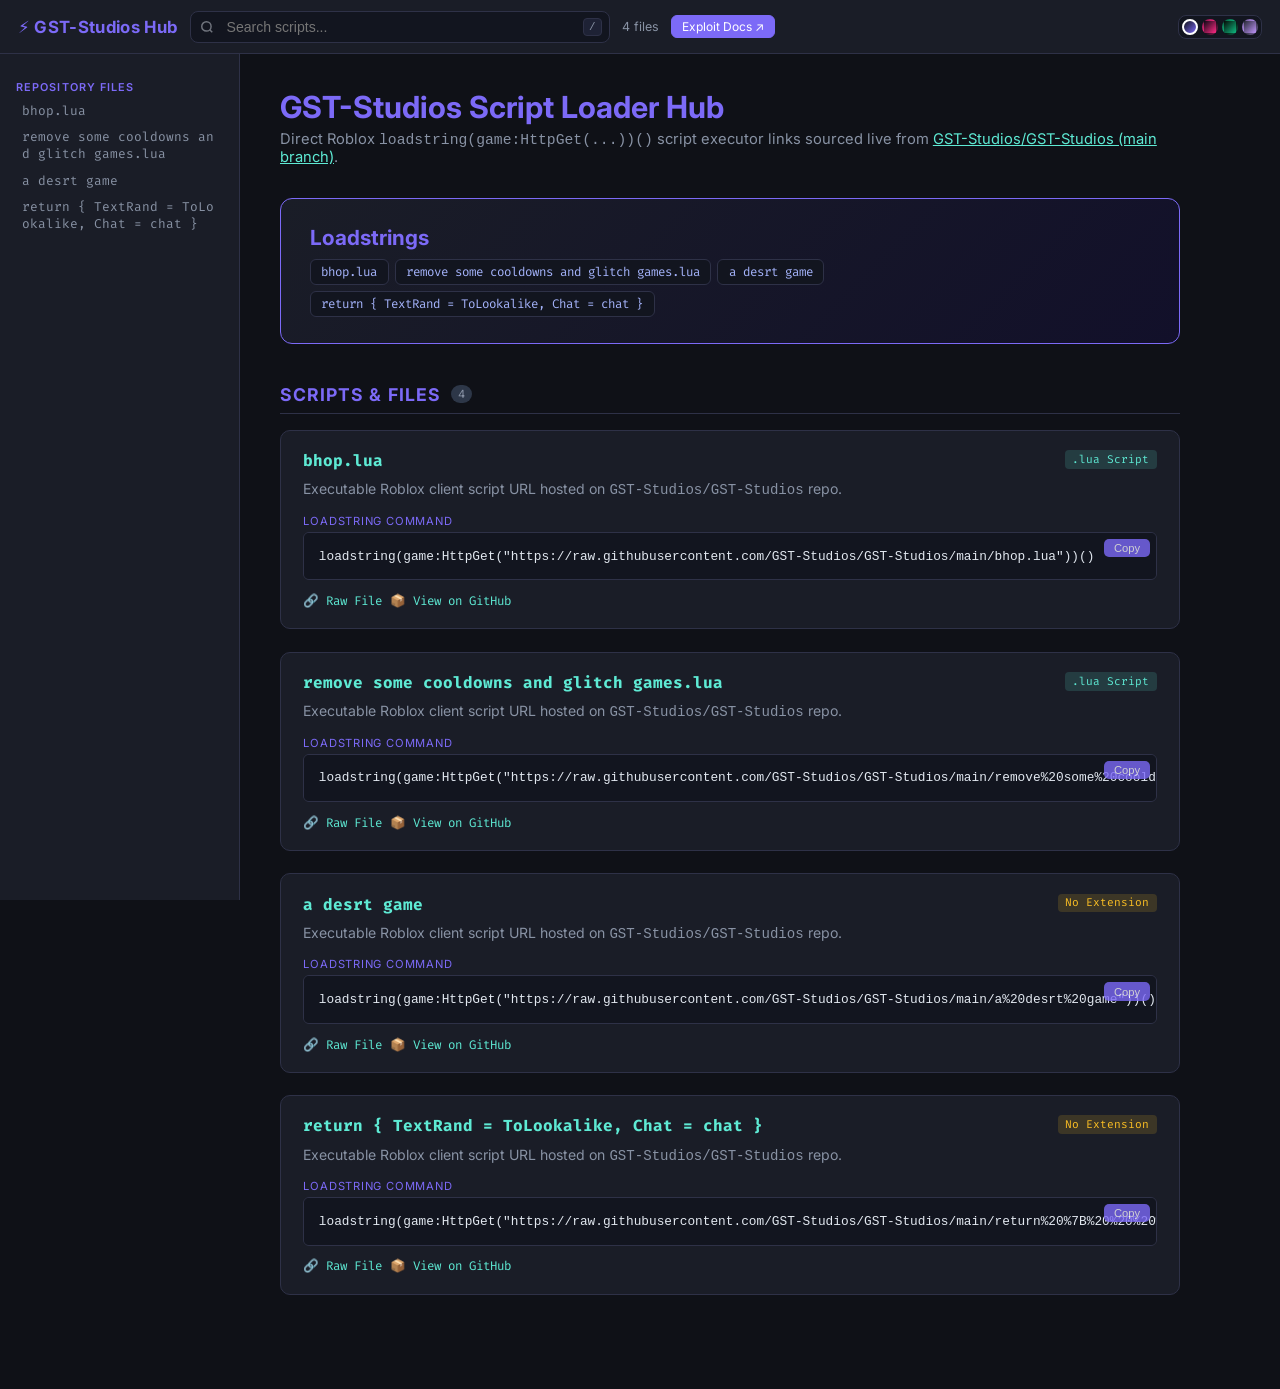
<file: index.html>
<!DOCTYPE html>
<html lang="en">
<head>
  <meta charset="UTF-8" />
  <meta name="viewport" content="width=device-width, initial-scale=1.0"/>
  <title>GST Studios — Roblox Scripts Hub</title>
  <link rel="preconnect" href="https://fonts.googleapis.com">
  <link rel="preconnect" href="https://fonts.gstatic.com" crossorigin>
  <link href="https://fonts.googleapis.com/css2?family=Fira+Code:wght@400;500;600&family=Inter:wght@300;400;500;600;700;800&display=swap" rel="stylesheet">
  <style>
    :root {
      --bg: #0f1117;
      --surface: #1a1d27;
      --surface2: #1e2235;
      --border: #2e3147;
      --accent: #7c6af7;
      --accent-glow: rgba(124, 106, 247, 0.35);
      --accent2: #5eead4;
      --accent3: #f472b6;
      --text: #e2e8f0;
      --muted: #8892a4;
      --code-bg: #12151f;
      --tag: #2d3748;
      --warn: #fbbf24;
      --green: #86efac;
      --red: #f87171;
      --radius-sm: 6px;
      --radius-md: 10px;
      --radius-lg: 14px;
      --shadow: 0 10px 30px -10px rgba(0, 0, 0, 0.5);
    }

    [data-theme="cyberpunk"] {
      --bg: #0d0914;
      --surface: #161224;
      --surface2: #211a36;
      --border: #3c2a60;
      --accent: #ff2a85;
      --accent-glow: rgba(255, 42, 133, 0.4);
      --accent2: #00f0ff;
      --accent3: #ffe600;
      --text: #f0f3fe;
      --muted: #9a8bb8;
      --code-bg: #0a0710;
    }

    [data-theme="matrix"] {
      --bg: #050b06;
      --surface: #0a160c;
      --surface2: #102414;
      --border: #1a3c21;
      --accent: #10b981;
      --accent-glow: rgba(16, 185, 129, 0.4);
      --accent2: #34d399;
      --accent3: #a7f3d0;
      --text: #d1fae5;
      --muted: #5eead4;
      --code-bg: #020503;
    }

    [data-theme="dracula"] {
      --bg: #282a36;
      --surface: #343746;
      --surface2: #44475a;
      --border: #6272a4;
      --accent: #bd93f9;
      --accent-glow: rgba(189, 147, 249, 0.4);
      --accent2: #8be9fd;
      --accent3: #ff79c6;
      --text: #f8f8f2;
      --muted: #6272a4;
      --code-bg: #1e1f29;
    }

    * { box-sizing: border-box; margin: 0; padding: 0; }
    html { scroll-behavior: smooth; }
    body {
      background: var(--bg);
      color: var(--text);
      font-family: 'Segoe UI', 'Inter', system-ui, sans-serif;
      display: flex;
      min-height: 100vh;
      font-size: 15px;
    }

    /* ── TOP BAR ── */
    #topbar {
      position: fixed; top: 0; left: 0; right: 0; height: 54px;
      background: var(--surface); border-bottom: 1px solid var(--border);
      display: flex; align-items: center; gap: 12px;
      padding: 0 18px; z-index: 200;
    }
    #topbar .logo {
      color: var(--accent); font-weight: 700; font-size: 1.05rem;
      white-space: nowrap; letter-spacing: 0.02em; display: flex; align-items: center; gap: 8px;
    }
    #search-wrap { flex: 1; max-width: 420px; position: relative; }
    #search {
      width: 100%; background: var(--code-bg); border: 1px solid var(--border); border-radius: 8px;
      color: var(--text); padding: 7px 32px 7px 36px; font-size: 0.88rem; outline: none;
      transition: border-color .15s;
    }
    #search:focus { border-color: var(--accent); }
    #search-wrap svg { position: absolute; left: 10px; top: 50%; transform: translateY(-50%); opacity: .45; pointer-events: none; }
    .kbd-shortcut {
      position: absolute; right: 8px; top: 50%; transform: translateY(-50%);
      background: var(--surface2); border: 1px solid var(--border);
      color: var(--muted); font-size: 0.68rem; font-family: monospace;
      padding: 2px 5px; border-radius: 4px; pointer-events: none;
    }
    #search-count { color: var(--muted); font-size: 0.78rem; white-space: nowrap; }
    #filter-wrap { display: flex; gap: 6px; flex-wrap: wrap; }
    .filter-btn {
      background: var(--tag); border: 1px solid var(--border); color: var(--muted);
      border-radius: 6px; padding: 3px 10px; font-size: 0.75rem; cursor: pointer;
      transition: all .15s; white-space: nowrap;
    }
    .filter-btn:hover, .filter-btn.active { background: var(--accent); border-color: var(--accent); color: #fff; }

    .theme-selector {
      display: flex; gap: 4px; background: var(--code-bg); padding: 3px;
      border: 1px solid var(--border); border-radius: 8px; margin-left: auto;
    }
    .theme-dot {
      width: 16px; height: 16px; border-radius: 50%; cursor: pointer;
      border: 2px solid transparent; transition: transform 0.2s;
    }
    .theme-dot:hover { transform: scale(1.15); }
    .theme-dot.active { border-color: #fff; }
    .theme-dot.default { background: linear-gradient(135deg, #0f1117, #7c6af7); }
    .theme-dot.cyberpunk { background: linear-gradient(135deg, #0d0914, #ff2a85); }
    .theme-dot.matrix { background: linear-gradient(135deg, #050b06, #10b981); }
    .theme-dot.dracula { background: linear-gradient(135deg, #282a36, #bd93f9); }

    .menu-toggle {
      display: none; background: none; border: none; color: var(--text);
      font-size: 1.2rem; cursor: pointer; padding: 4px;
    }

    /* ── SIDEBAR ── */
    nav {
      width: 240px; min-width: 200px; background: var(--surface);
      border-right: 1px solid var(--border); height: calc(100vh - 54px);
      position: fixed; top: 54px; left: 0; bottom: 0;
      overflow-y: auto; padding: 0.8rem 0; z-index: 100;
    }
    nav::-webkit-scrollbar { width: 4px; }
    nav::-webkit-scrollbar-thumb { background: var(--border); border-radius: 4px; }
    nav .nav-section {
      color: var(--accent); font-size: 0.68rem; text-transform: uppercase;
      letter-spacing: .1em; padding: .8rem 1rem .2rem; font-weight: 600;
      display: flex; justify-content: space-between; align-items: center;
    }
    nav a {
      display: block; padding: .3rem 1rem; color: var(--muted);
      text-decoration: none; font-size: 0.8rem; transition: color .12s, background .12s;
      border-radius: 4px; margin: 0 .4rem; word-break: break-all; font-family: 'Fira Code', monospace;
    }
    nav a:hover { color: var(--accent2); background: var(--surface2); }
    nav a.active { color: var(--accent2); background: var(--surface2); font-weight: 600; border-left: 2px solid var(--accent2); }

    /* ── MAIN ── */
    main { margin-left: 240px; margin-top: 54px; padding: 2.2rem 2.5rem 5rem 2.5rem; max-width: 980px; width: 100%; }
    .page-title { font-size: 1.9rem; color: var(--accent); margin-bottom: .3rem; font-weight: 700; }
    .subtitle { color: var(--muted); margin-bottom: 2rem; font-size: .92rem; }

    /* ── HERO CARD ── */
    .hero-card {
      background: linear-gradient(135deg, #1a1d27 0%, #12102a 100%);
      border: 1px solid var(--accent); border-radius: 12px; padding: 1.6rem 1.8rem; margin-bottom: 2rem;
    }
    .hero-card h2 { font-size: 1.3rem; color: var(--accent); margin-bottom: .3rem; }
    .hero-card p { color: var(--muted); font-size: .9rem; line-height: 1.7; margin-bottom: .8rem; }
    .pill-grid { display: flex; flex-wrap: wrap; gap: 6px; margin-top: .6rem; }
    .pill {
      background: var(--code-bg); border: 1px solid var(--border); border-radius: 6px;
      padding: .25rem .65rem; font-family: 'Fira Code', monospace; font-size: .78rem; color: #a5b4fc;
      text-decoration: none; cursor: pointer; transition: all 0.15s;
    }
    .pill:hover { border-color: var(--accent2); color: var(--accent2); }

    /* ── SECTION HEADERS ── */
    .section-header {
      margin: 2.5rem 0 1rem; padding-bottom: .5rem;
      border-bottom: 1px solid var(--border);
      display: flex; align-items: center; gap: 10px;
    }
    .section-header h2 { font-size: 1.1rem; color: var(--accent); text-transform: uppercase; letter-spacing: .06em; }
    .section-count { background: var(--tag); color: var(--muted); font-size: .7rem; padding: 2px 7px; border-radius: 10px; }

    /* ── SCRIPT CARDS ── */
    .fn-card {
      background: var(--surface); border: 1px solid var(--border);
      border-radius: 10px; margin-bottom: 1.4rem; padding: 1.2rem 1.4rem;
      scroll-margin-top: 64px; transition: border-color .15s;
    }
    .fn-card:hover { border-color: #3e4260; }
    .fn-card.hidden { display: none; }
    .fn-card .fn-header { display: flex; align-items: flex-start; justify-content: space-between; gap: 8px; margin-bottom: .4rem; }
    .fn-card h3 { font-size: 1rem; color: var(--accent2); font-family: 'Fira Code', monospace; word-break: break-word; overflow-wrap: anywhere; }
    .tag {
      display: inline-block; background: var(--tag); color: var(--accent2); border-radius: 4px;
      font-size: .7rem; padding: .12rem .45rem; font-family: 'Fira Code', monospace; flex-shrink: 0;
    }
    .tag.no-ext { color: var(--warn); background: rgba(251, 191, 36, 0.15); }
    .tag.lua { color: var(--accent2); background: rgba(94, 234, 212, 0.15); }

    .fn-card p { color: var(--muted); font-size: .88rem; line-height: 1.65; margin-bottom: .7rem; }
    .fn-card .example-label { font-size: .7rem; color: var(--accent); text-transform: uppercase; letter-spacing: .07em; margin-bottom: .25rem; }
    .pre-wrap { position: relative; }
    pre {
      background: var(--code-bg); border-radius: 6px; padding: .8rem 4rem .8rem 0.9rem;
      font-family: 'Fira Code', monospace; font-size: .8rem;
      color: #e2e8f0; overflow-x: auto; border: 1px solid var(--border); line-height: 1.55;
    }
    .copy-btn {
      position: absolute; top: 7px; right: 7px;
      background: var(--accent); color: #fff; border: none; border-radius: 5px;
      padding: .2rem .6rem; font-size: .7rem; cursor: pointer; opacity: .8; transition: opacity .15s;
    }
    .copy-btn:hover { opacity: 1; }
    .copy-btn.copied { background: #22c55e; }

    .card-actions {
      display: flex; gap: 8px; margin-top: 0.8rem;
    }
    .link-btn {
      color: var(--accent2); font-size: 0.78rem; text-decoration: none;
      font-family: 'Fira Code', monospace; display: inline-flex; align-items: center; gap: 4px;
      transition: color 0.15s;
    }
    .link-btn:hover { color: #fff; text-decoration: underline; }

    .no-results { text-align: center; color: var(--muted); padding: 4rem 0; font-size: .95rem; }
    .no-results span { font-size: 2.5rem; display: block; margin-bottom: .5rem; }

    /* TOAST */
    #toast {
      position: fixed; bottom: 20px; right: 20px; background: var(--surface2);
      border: 1px solid var(--accent); color: var(--text); padding: 10px 16px;
      border-radius: 8px; font-size: 0.85rem; z-index: 1000; opacity: 0; transform: translateY(20px);
      transition: all 0.3s ease; pointer-events: none;
    }
    #toast.show { opacity: 1; transform: translateY(0); }

    /* SCROLLBAR */
    ::-webkit-scrollbar { width: 6px; height: 6px; }
    ::-webkit-scrollbar-track { background: transparent; }
    ::-webkit-scrollbar-thumb { background: var(--border); border-radius: 4px; }

    @media (max-width: 900px) {
      .menu-toggle { display: block; }
      nav { transform: translateX(-100%); width: 260px; }
      nav.open { transform: translateX(0); }
      main { margin-left: 0; padding: 1.5rem 1rem; }
    }
  </style>
</head>
<body>

  <!-- TOPBAR -->
  <div id="topbar">
    <button class="menu-toggle" id="menuToggle">☰</button>
    <div class="logo">⚡ GST-Studios Hub</div>
    <div id="search-wrap">
      <svg width="14" height="14" viewBox="0 0 24 24" fill="none" stroke="currentColor" stroke-width="2.5"><circle cx="11" cy="11" r="8"/><path d="m21 21-4.35-4.35"/></svg>
      <input id="search" type="text" placeholder="Search scripts..." autocomplete="off" spellcheck="false"/>
      <span class="kbd-shortcut">/</span>
    </div>
    <span id="search-count"></span>
    <div id="filter-wrap">
      <a href="https://gst-studios.github.io/GST-Studios/exploitdocs.html" target="_blank" class="filter-btn" style="text-decoration:none; display:inline-flex; align-items:center; gap:4px; background:var(--accent); color:#fff; border-color:var(--accent);">Exploit Docs ↗</a>
    </div>
    <div class="theme-selector">
      <div class="theme-dot default active" data-theme="default" title="Default Dark"></div>
      <div class="theme-dot cyberpunk" data-theme="cyberpunk" title="Cyberpunk"></div>
      <div class="theme-dot matrix" data-theme="matrix" title="Matrix"></div>
      <div class="theme-dot dracula" data-theme="dracula" title="Dracula"></div>
    </div>
  </div>

  <!-- SIDEBAR -->
  <nav id="sidebar">
    <div class="nav-section">Repository Files</div>
    <div id="sidebar-links">
      <!-- Dynamic sidebar links rendered via JS -->
    </div>
  </nav>

  <!-- MAIN -->
  <main id="main-content">
    <h1 class="page-title">GST-Studios Script Loader Hub</h1>
    <p class="subtitle">Direct Roblox <code>loadstring(game:HttpGet(...))()</code> script executor links sourced live from <a href="https://github.com/GST-Studios/GST-Studios/tree/main" target="_blank" style="color:var(--accent2);">GST-Studios/GST-Studios (main branch)</a>.</p>

    <div class="hero-card">
      <h2>Loadstrings</h2>
      <div class="pill-grid" id="quick-pills">
        <!-- Quick pills auto filled -->
      </div>
    </div>

    <div id="no-results" class="no-results" style="display:none;">
      <span>🔍</span>No scripts match your search query.
    </div>

    <div class="section-header">
      <h2>Scripts & Files</h2>
      <span class="section-count" id="total-count">0</span>
    </div>

    <div id="cards-container">
      <!-- Script cards auto-rendered here -->
    </div>
  </main>

  <div id="toast">Copied loadstring to clipboard!</div>

  <script>
    // Fallback file list from GST-Studios/GST-Studios (main branch)
    const fallbackFiles = [
      { path: "bhop.lua", type: "lua" },
      { path: "remove some cooldowns and glitch games.lua", type: "lua" },
      { path: "a desrt game", type: "no-ext" },
      { path: "return {     TextRand = ToLookalike,     Chat = chat }", type: "no-ext" }
    ];

    const repoOwner = "GST-Studios";
    const repoName = "GST-Studios";
    const branch = "main";
    const rawBaseUrl = `https://raw.githubusercontent.com/${repoOwner}/${repoName}/${branch}/`;

    const searchInput = document.getElementById('search');
    const searchCount = document.getElementById('search-count');
    const totalCountEl = document.getElementById('total-count');
    const cardsContainer = document.getElementById('cards-container');
    const sidebarLinksEl = document.getElementById('sidebar-links');
    const quickPillsEl = document.getElementById('quick-pills');
    const noResults = document.getElementById('no-results');
    const toast = document.getElementById('toast');
    const filterBtns = document.querySelectorAll('.filter-btn');

    let currentCategory = 'all';
    let loadedFiles = [];

    function makeCardId(path) {
      return 'file-' + path.replace(/[^a-zA-Z0-9_-]/g, '-').toLowerCase();
    }

    function encodePath(path) {
      return path.split('/').map(segment => encodeURIComponent(segment)).join('/');
    }

    function renderFiles(files) {
      loadedFiles = files;
      cardsContainer.innerHTML = '';
      sidebarLinksEl.innerHTML = '';
      quickPillsEl.innerHTML = '';

      totalCountEl.textContent = files.length;

      files.forEach(file => {
        const id = makeCardId(file.path);
        const encoded = encodePath(file.path);
        const rawUrl = rawBaseUrl + encoded;
        const githubUrl = `https://github.com/${repoOwner}/${repoName}/blob/${branch}/${encoded}`;
        const loadstringCode = `loadstring(game:HttpGet("${rawUrl}"))()`;
        const isLua = file.path.endsWith('.lua');
        const cat = isLua ? 'lua' : 'no-ext';
        const tagText = isLua ? '.lua Script' : 'No Extension';

        // Sidebar link
        const a = document.createElement('a');
        a.href = '#' + id;
        a.textContent = file.path;
        sidebarLinksEl.appendChild(a);

        // Quick pill
        const pill = document.createElement('a');
        pill.className = 'pill';
        pill.href = '#' + id;
        pill.textContent = file.path;
        quickPillsEl.appendChild(pill);

        // Function Card
        const card = document.createElement('div');
        card.className = 'fn-card';
        card.id = id;
        card.dataset.category = cat;
        card.dataset.path = file.path.toLowerCase();

        card.innerHTML = `
          <div class="fn-header">
            <h3>${escapeHtml(file.path)}</h3>
            <span class="tag ${cat}">${tagText}</span>
          </div>
          <p>Executable Roblox client script URL hosted on <code>GST-Studios/${repoName}</code> repo.</p>
          <div class="example-label">Loadstring Command</div>
          <div class="pre-wrap">
            <button class="copy-btn" onclick="copyText('${escapeQuotes(loadstringCode)}')">Copy</button>
            <pre><code>${escapeHtml(loadstringCode)}</code></pre>
          </div>
          <div class="card-actions">
            <a class="link-btn" href="${rawUrl}" target="_blank">🔗 Raw File</a>
            <a class="link-btn" href="${githubUrl}" target="_blank">📦 View on GitHub</a>
          </div>
        `;

        cardsContainer.appendChild(card);
      });

      updateFilter();
    }

    function escapeHtml(str) {
      return str.replace(/&/g, "&amp;").replace(/</g, "&lt;").replace(/>/g, "&gt;").replace(/"/g, "&quot;");
    }

    function escapeQuotes(str) {
      return str.replace(/\\/g, '\\\\').replace(/'/g, "\\'").replace(/"/g, '\\"');
    }

    function copyText(text) {
      navigator.clipboard.writeText(text).then(() => {
        showToast("Copied loadstring to clipboard!");
      }).catch(() => {
        // Fallback
        const textarea = document.createElement('textarea');
        textarea.value = text;
        document.body.appendChild(textarea);
        textarea.select();
        document.execCommand('copy');
        document.body.removeChild(textarea);
        showToast("Copied loadstring to clipboard!");
      });
    }

    function showToast(msg) {
      toast.textContent = msg;
      toast.classList.add('show');
      setTimeout(() => toast.classList.remove('show'), 2000);
    }

    function updateFilter() {
      const q = searchInput.value.toLowerCase().trim();
      const cards = cardsContainer.querySelectorAll('.fn-card');
      let visible = 0;

      cards.forEach(card => {
        const cat = card.dataset.category;
        const text = card.innerText.toLowerCase();
        const matchesCat = (currentCategory === 'all' || cat === currentCategory);
        const matchesSearch = !q || text.includes(q);

        if (matchesCat && matchesSearch) {
          card.classList.remove('hidden');
          visible++;
        } else {
          card.classList.add('hidden');
        }
      });

      searchCount.textContent = `${visible} file${visible === 1 ? '' : 's'}`;
      noResults.style.display = visible === 0 ? 'block' : 'none';
    }

    let lastKnownFilePaths = [];

    // Fetch live from GitHub tree API
    async function fetchRepoTree() {
      try {
        const res = await fetch(`https://api.github.com/repos/${repoOwner}/${repoName}/git/trees/${branch}?recursive=1&t=${Date.now()}`);
        if (!res.ok) throw new Error('API Rate Limit or Error');
        const data = await res.json();
        
        const files = (data.tree || [])
          .filter(item => item.type === 'blob')
          .filter(item => {
            const name = item.path;
            if (name.startsWith('.')) return false;
            if (name.toLowerCase() === 'readme.md') return false;
            // .lua OR no extension
            const hasExt = name.includes('.') && !name.endsWith('/');
            const isLua = name.endsWith('.lua');
            return isLua || !hasExt;
          })
          .map(item => ({
            path: item.path,
            type: item.path.endsWith('.lua') ? 'lua' : 'no-ext'
          }));

        if (files.length > 0) {
          const currentPaths = files.map(f => f.path);
          if (lastKnownFilePaths.length > 0) {
            const newFiles = currentPaths.filter(p => !lastKnownFilePaths.includes(p));
            if (newFiles.length > 0) {
              showToast(`✨ ${newFiles.length} new script${newFiles.length === 1 ? '' : 's'} added!`);
            }
          }
          lastKnownFilePaths = currentPaths;
          renderFiles(files);
          return;
        }
      } catch (err) {
        console.warn('Using fallback file list:', err);
      }
      renderFiles(fallbackFiles);
    }

    filterBtns.forEach(btn => {
      btn.addEventListener('click', () => {
        filterBtns.forEach(b => b.classList.remove('active'));
        btn.classList.add('active');
        currentCategory = btn.dataset.cat;
        updateFilter();
      });
    });

    searchInput.addEventListener('input', updateFilter);

    window.addEventListener('keydown', e => {
      if (e.key === '/' && document.activeElement !== searchInput) {
        e.preventDefault();
        searchInput.focus();
      }
    });

    // Theme selector
    document.querySelectorAll('.theme-dot').forEach(dot => {
      dot.addEventListener('click', () => {
        document.querySelectorAll('.theme-dot').forEach(d => d.classList.remove('active'));
        dot.classList.add('active');
        const theme = dot.dataset.theme;
        if (theme === 'default') document.documentElement.removeAttribute('data-theme');
        else document.documentElement.setAttribute('data-theme', theme);
      });
    });

    // Mobile nav toggle
    document.getElementById('menuToggle').addEventListener('click', () => {
      document.getElementById('sidebar').classList.toggle('open');
    });

    // Render immediately (0ms instant UI load)
    renderFiles(fallbackFiles);
    // Initial fetch
    fetchRepoTree();
    // Auto-poll GitHub every 10 seconds for real-time updates
    setInterval(fetchRepoTree, 10000);
  </script>
</body>
</html>
</file>
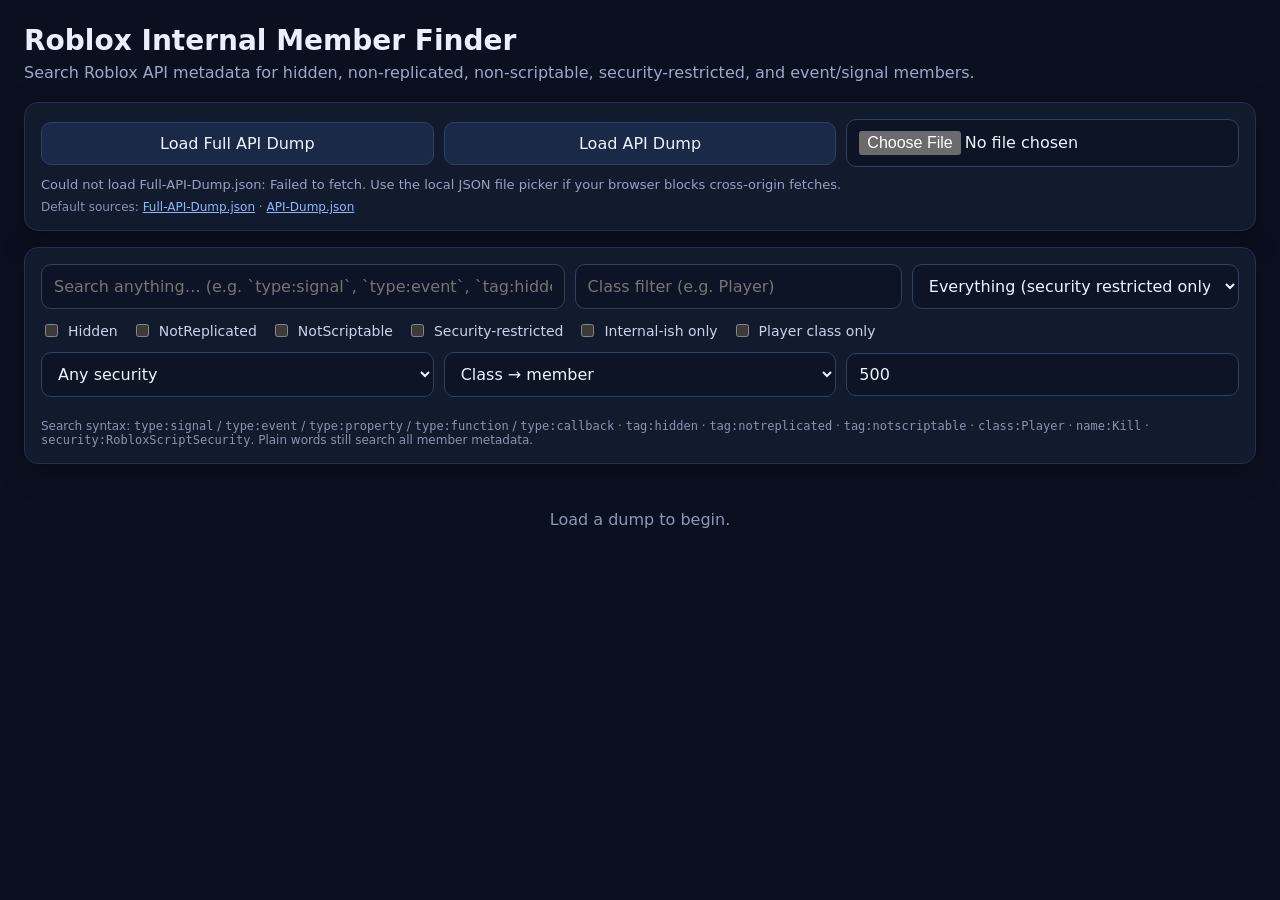
<file: security.html>
<!doctype html>
<html lang="en">
<head>
<meta charset="utf-8">
<meta name="viewport" content="width=device-width,initial-scale=1">
<title>Roblox Internal Member Finder</title>
<style>
  :root { color-scheme: dark; }
  * { box-sizing: border-box; }
  body {
    margin: 0;
    font-family: Inter, ui-sans-serif, system-ui, -apple-system, Segoe UI, Roboto, Arial, sans-serif;
    background: #0b1020;
    color: #eaf0ff;
  }
  .wrap { max-width: 1400px; margin: 0 auto; padding: 24px; }
  h1 { margin: 0 0 6px; font-size: 28px; }
  .sub { color: #9ba8c7; margin-bottom: 20px; }
  .panel {
    background: #121a2e; border: 1px solid #24304c; border-radius: 14px; padding: 16px;
    box-shadow: 0 8px 30px rgba(0,0,0,.25); margin-bottom: 16px;
  }
  .grid { display: grid; grid-template-columns: 1.6fr 1fr 1fr; gap: 10px; }
  @media (max-width: 900px) { .grid { grid-template-columns: 1fr; } }
  input, select, button {
    width: 100%; border: 1px solid #30405f; background: #0d1425; color: #eef3ff;
    border-radius: 10px; padding: 11px 12px; font: inherit;
  }
  button { cursor: pointer; background: #1a2947; }
  button:hover { background: #22375d; }
  .row { display:flex; gap:10px; flex-wrap:wrap; align-items:center; }
  .row > * { flex: 1 1 180px; }
  .checks { display:flex; gap:14px; flex-wrap:wrap; margin-top:12px; }
  .checks label { display:flex; align-items:center; gap:7px; color:#c8d2ea; font-size:14px; }
  .checks input { width:auto; }
  .status { margin-top: 10px; color:#93a2c5; font-size:13px; }
  .stats { display:flex; gap:10px; flex-wrap:wrap; margin-top: 12px; }
  .stat { padding:9px 12px; border-radius:10px; background:#0d1425; border:1px solid #263552; }
  .stat b { color:#fff; }
  #results { display:grid; grid-template-columns: repeat(auto-fill,minmax(360px,1fr)); gap:12px; }
  .card { background:#11192b; border:1px solid #263552; border-radius:14px; padding:14px; }
  .head { display:flex; justify-content:space-between; gap:10px; align-items:flex-start; }
  .member { font-size:18px; font-weight:700; overflow-wrap:anywhere; }
  .class { color:#7db2ff; font-size:13px; margin-top:3px; }
  .badges { display:flex; gap:6px; flex-wrap:wrap; margin:10px 0; }
  .badge { font-size:11px; border-radius:999px; padding:4px 7px; background:#202e4a; color:#cbd8f5; border:1px solid #314466; }
  .badge.hot { background:#332341; border-color:#704f85; color:#f0d4ff; }
  .meta { font-size:13px; color:#abb7d0; line-height:1.6; }
  .meta code { color:#f2f5ff; }
  details { margin-top:10px; }
  summary { cursor:pointer; color:#a8c7ff; }
  pre { max-height:310px; overflow:auto; padding:10px; background:#090e19; border:1px solid #202d46; border-radius:8px; font-size:12px; }
  .empty { padding:30px; text-align:center; color:#8998b8; grid-column:1/-1; }
  .tiny { font-size:12px; color:#8795b2; }
  a { color:#8db8ff; }
  .source { margin-top: 8px; }
</style>
</head>
<body>
<div class="wrap">
  <h1>Roblox Internal Member Finder</h1>
  <div class="sub">Search Roblox API metadata for hidden, non-replicated, non-scriptable, security-restricted, and event/signal members.</div>

  <div class="panel">
    <div class="row">
      <button id="loadFull">Load Full API Dump</button>
      <button id="loadNormal">Load API Dump</button>
      <input id="fileInput" type="file" accept=".json,application/json" title="Load a local API-Dump.json or Full-API-Dump.json">
    </div>
    <div class="status" id="status">No dump loaded. Load one from GitHub or choose a local JSON dump.</div>
    <div class="source tiny">
      Default sources:
      <a href="https://raw.githubusercontent.com/MaximumADHD/Roblox-Client-Tracker/roblox/Full-API-Dump.json" target="_blank" rel="noreferrer">Full-API-Dump.json</a> ·
      <a href="https://raw.githubusercontent.com/MaximumADHD/Roblox-Client-Tracker/roblox/API-Dump.json" target="_blank" rel="noreferrer">API-Dump.json</a>
    </div>
  </div>

  <div class="panel">
    <div class="grid">
      <input id="query" placeholder="Search anything… (e.g. `type:signal`, `type:event`, `tag:hidden`, `class:Player`, `name:Kill`)" autocomplete="off">
      <input id="classFilter" placeholder="Class filter (e.g. Player)" autocomplete="off">
      <select id="kind">
        <option value="securityOnly">Everything (security restricted only)</option>
        <option value="all">All member types (including security)</option>
        <option value="Property">Properties</option>
        <option value="Event">Events / signals</option>
        <option value="Function">Functions</option>
        <option value="Callback">Callbacks</option>
      </select>
    </div>
    <div class="checks">
      <label><input id="hidden" type="checkbox"> Hidden</label>
      <label><input id="notrep" type="checkbox"> NotReplicated</label>
      <label><input id="notscript" type="checkbox"> NotScriptable</label>
      <label><input id="security" type="checkbox"> Security-restricted</label>
      <label><input id="internal" type="checkbox"> Internal-ish only</label>
      <label><input id="onlyPlayer" type="checkbox"> Player class only</label>
    </div>
    <div class="row" style="margin-top:12px">
      <select id="securityLevel">
        <option value="">Any security</option>
        <option value="None">None</option>
        <option value="RobloxScriptSecurity">RobloxScriptSecurity</option>
        <option value="RobloxSecurity">RobloxSecurity</option>
        <option value="PluginSecurity">PluginSecurity</option>
        <option value="LocalUserSecurity">LocalUserSecurity</option>
        <option value="RobloxNotAccessibleSecurity">RobloxNotAccessibleSecurity</option>
      </select>
      <select id="sort">
        <option value="class">Class → member</option>
        <option value="member">Member → class</option>
        <option value="type">Member type</option>
      </select>
      <input id="limit" type="number" min="1" max="10000" value="500" title="Maximum results to render">
    </div>
    <div class="stats" id="stats"></div>
    <div class="tiny" style="margin-top:10px">
      Search syntax: <code>type:signal</code> / <code>type:event</code> / <code>type:property</code> / <code>type:function</code> / <code>type:callback</code> ·
      <code>tag:hidden</code> · <code>tag:notreplicated</code> · <code>tag:notscriptable</code> ·
      <code>class:Player</code> · <code>name:Kill</code> · <code>security:RobloxScriptSecurity</code>.
      Plain words still search all member metadata.
    </div>
  </div>

  <div id="results"><div class="empty">Load a dump to begin.</div></div>
</div>

<script>
const URLS = {
  full: 'https://raw.githubusercontent.com/MaximumADHD/Roblox-Client-Tracker/roblox/Full-API-Dump.json',
  normal: 'https://raw.githubusercontent.com/MaximumADHD/Roblox-Client-Tracker/roblox/API-Dump.json'
};

let classes = [];
let members = [];
let dumpName = '';

const $ = id => document.getElementById(id);

function arr(v) {
  if (Array.isArray(v)) return v;
  if (v == null) return [];
  return [v];
}

function securityText(sec) {
  if (sec == null) return '';
  if (typeof sec === 'string') return sec;
  if (typeof sec === 'object') {
    return Object.entries(sec).map(([k,v]) => `${k}:${v}`).join(' ');
  }
  return String(sec);
}

function valuesText(v) {
  if (v == null) return '';
  if (typeof v === 'string') return v;
  try { return JSON.stringify(v); } catch { return String(v); }
}

function normalizeDump(json) {
  const sourceClasses = Array.isArray(json?.Classes) ? json.Classes : [];
  classes = sourceClasses;
  members = [];
  for (const cls of sourceClasses) {
    for (const m of (Array.isArray(cls.Members) ? cls.Members : [])) {
      const tags = arr(m.Tags).map(x => String(x));
      const sec = securityText(m.Security);
      members.push({
        className: cls.Name || '?',
        superclass: cls.Superclass || '',
        name: m.Name || '?',
        type: m.MemberType || '',
        tags,
        security: sec,
        valueType: m.ValueType || null,
        category: m.Category || '',
        serialization: m.Serialization || null,
        raw: m
      });
    }
  }
}

function hasTag(m, tag) {
  return m.tags.some(t => t.toLowerCase() === tag.toLowerCase());
}

function isSecurityRestricted(m) {
  const s = String(m.security || '').trim();
  if (!s) return false;
  return !/\bNone\b/i.test(s) && /\b(?:LocalUserSecurity|RobloxScriptSecurity|RobloxSecurity|PluginSecurity|RobloxNotAccessibleSecurity|RobloxRestrictedUserSecurity)\b/i.test(s);
}

function isInternalish(m) {
  return hasTag(m,'Hidden') || hasTag(m,'NotScriptable') || hasTag(m,'NotReplicated') ||
         /robloxscriptsecurity|robloxsecurity|robloxnotaccessiblesecurity|localusersecurity|plugins?security/i.test(m.security);
}

function matchesSecurity(m, wanted) {
  if (!wanted) return true;
  if (wanted === 'None') return !m.security || /(?:^|[\s:])None(?:$|\s)/i.test(m.security);
  return m.security.toLowerCase().includes(wanted.toLowerCase());
}

function escapeHtml(s) {
  return String(s).replace(/[&<>"']/g, c => ({'&':'&amp;','<':'&lt;','>':'&gt;','"':'&quot;',"'":'&#39;'}[c]));
}

function badge(text, hot=false) {
  return `<span class="badge ${hot ? 'hot' : ''}">${escapeHtml(text)}</span>`;
}

function typeMatches(m, wanted) {
  const w = wanted.toLowerCase();
  const t = m.type.toLowerCase();
  if (w === 'signal' || w === 'signals' || w === 'event' || w === 'events') return t === 'event';
  if (w === 'property' || w === 'properties') return t === 'property';
  if (w === 'function' || w === 'functions' || w === 'method' || w === 'methods') return t === 'function';
  if (w === 'callback' || w === 'callbacks') return t === 'callback';
  return t === w;
}

function parseSearch(q) {
  const field = {};
  const free = [];
  const parts = q.match(/(?:[^\s"]+|"[^"]*")+/g) || [];
  for (const raw of parts) {
    const token = raw.replace(/^"|"$/g, '');
    const idx = token.indexOf(':');
    if (idx > 0) {
      const k = token.slice(0, idx).toLowerCase();
      const v = token.slice(idx + 1).replace(/^"|"$/g, '');
      const known = ['type','kind','tag','class','name','security','member','full','category','superclass'];
      if (known.includes(k) && v) {
        (field[k] ||= []).push(v.toLowerCase());
        continue;
      }
    }
    free.push(token.toLowerCase());
  }
  return { field, free };
}

function applyFilters() {
  const q = $('query').value.trim().toLowerCase();
  const parsed = parseSearch(q);
  const cf = $('classFilter').value.trim().toLowerCase();
  const kind = $('kind').value;
  const wantedSecurity = $('securityLevel').value;
  const onlyPlayer = $('onlyPlayer').checked;
  const onlyHidden = $('hidden').checked;
  const onlyNotRep = $('notrep').checked;
  const onlyNotScript = $('notscript').checked;
  const onlySecurity = $('security').checked;
  const onlyInternal = $('internal').checked;

  let out = members.filter(m => {
    const hay = `${m.className} ${m.name} ${m.className}.${m.name} ${m.type} ${m.security} ${m.tags.join(' ')} ${m.category} ${valuesText(m.valueType)} ${valuesText(m.serialization)}`.toLowerCase();
    if (parsed.free.length && !parsed.free.every(term => hay.includes(term))) return false;

    const f = parsed.field;
    if (f.type && !f.type.every(v => typeMatches(m, v))) return false;
    if (f.kind && !f.kind.every(v => typeMatches(m, v))) return false;
    if (f.class && !f.class.some(v => m.className.toLowerCase().includes(v))) return false;
    if (f.name && !f.name.some(v => m.name.toLowerCase().includes(v))) return false;
    if (f.member && !f.member.some(v => `${m.className}.${m.name}`.toLowerCase().includes(v))) return false;
    if (f.full && !f.full.some(v => `${m.className}.${m.name}`.toLowerCase().includes(v))) return false;
    if (f.tag && !f.tag.every(v => m.tags.some(t => t.toLowerCase() === v))) return false;
    if (f.security && !f.security.every(v => m.security.toLowerCase().includes(v))) return false;
    if (f.category && !f.category.some(v => m.category.toLowerCase().includes(v))) return false;
    if (f.superclass && !f.superclass.some(v => m.superclass.toLowerCase().includes(v))) return false;

    if (cf && !m.className.toLowerCase().includes(cf)) return false;
    if (kind === 'securityOnly' && !isSecurityRestricted(m)) return false;
    if (kind !== 'all' && kind !== 'securityOnly' && !typeMatches(m, kind)) return false;
    if (onlyPlayer && m.className !== 'Player') return false;
    if (onlyHidden && !hasTag(m,'Hidden')) return false;
    if (onlyNotRep && !hasTag(m,'NotReplicated')) return false;
    if (onlyNotScript && !hasTag(m,'NotScriptable')) return false;
    if (onlySecurity && !isSecurityRestricted(m)) return false;
    if (onlyInternal && !isInternalish(m)) return false;
    if (!matchesSecurity(m, wantedSecurity)) return false;
    return true;
  });

  const sort = $('sort').value;
  out.sort((a,b) => {
    if (sort === 'member') return a.name.localeCompare(b.name) || a.className.localeCompare(b.className);
    if (sort === 'type') return a.type.localeCompare(b.type) || a.className.localeCompare(b.className) || a.name.localeCompare(b.name);
    return a.className.localeCompare(b.className) || a.name.localeCompare(b.name);
  });

  const lim = Math.max(1, Math.min(10000, Number($('limit').value) || 500));
  const shown = out.slice(0, lim);

  $('stats').innerHTML = [
    `<div class="stat">Classes <b>${classes.length.toLocaleString()}</b></div>`,
    `<div class="stat">Members <b>${members.length.toLocaleString()}</b></div>`,
    `<div class="stat">Matches <b>${out.length.toLocaleString()}</b></div>`,
    `<div class="stat">Showing <b>${shown.length.toLocaleString()}</b></div>`
  ].join('');

  if (!shown.length) {
    $('results').innerHTML = '<div class="empty">No members match the current filters.</div>';
    return;
  }

  $('results').innerHTML = shown.map(m => {
    const b = [];
    if (hasTag(m,'Hidden')) b.push(badge('Hidden', true));
    if (hasTag(m,'NotReplicated')) b.push(badge('NotReplicated', true));
    if (hasTag(m,'NotScriptable')) b.push(badge('NotScriptable', true));
    if (m.type === 'Event') b.push(badge('EVENT / SIGNAL'));
    if (m.type === 'Callback') b.push(badge('CALLBACK'));
    if (m.type === 'Function') b.push(badge('FUNCTION'));
    if (m.security) b.push(badge(m.security, true));

    let value = '';
    if (m.valueType) value += `<div><b>ValueType:</b> <code>${escapeHtml(valuesText(m.valueType))}</code></div>`;
    if (m.category) value += `<div><b>Category:</b> <code>${escapeHtml(m.category)}</code></div>`;
    if (m.superclass) value += `<div><b>Superclass:</b> <code>${escapeHtml(m.superclass)}</code></div>`;
    if (m.serialization) value += `<div><b>Serialization:</b> <code>${escapeHtml(valuesText(m.serialization))}</code></div>`;

    return `<div class="card">
      <div class="head">
        <div><div class="member">${escapeHtml(m.name)}</div><div class="class">${escapeHtml(m.className)}.${escapeHtml(m.name)}</div></div>
        ${badge(m.type || 'Member')}
      </div>
      <div class="badges">${b.join('')}</div>
      <div class="meta">${value || '<div>No extra metadata shown.</div>'}</div>
      <details><summary>Raw member metadata</summary><pre>${escapeHtml(JSON.stringify(m.raw, null, 2))}</pre></details>
    </div>`;
  }).join('');
}

async function loadUrl(url, label) {
  $('status').textContent = `Loading ${label}…`;
  try {
    const res = await fetch(url, {cache:'no-store'});
    if (!res.ok) throw new Error(`${res.status} ${res.statusText}`);
    const json = await res.json();
    normalizeDump(json);
    dumpName = label;
    $('status').textContent = `Loaded ${label}: ${classes.length.toLocaleString()} classes, ${members.length.toLocaleString()} members.`;
    applyFilters();
  } catch (err) {
    $('status').textContent = `Could not load ${label}: ${err.message}. Use the local JSON file picker if your browser blocks cross-origin fetches.`;
  }
}

$('loadFull').onclick = () => loadUrl(URLS.full, 'Full-API-Dump.json');
$('loadNormal').onclick = () => loadUrl(URLS.normal, 'API-Dump.json');
$('fileInput').addEventListener('change', async e => {
  const file = e.target.files?.[0];
  if (!file) return;
  try {
    const json = JSON.parse(await file.text());
    normalizeDump(json);
    dumpName = file.name;
    $('status').textContent = `Loaded local ${file.name}: ${classes.length.toLocaleString()} classes, ${members.length.toLocaleString()} members.`;
    applyFilters();
  } catch (err) {
    $('status').textContent = `Invalid JSON: ${err.message}`;
  }
});

for (const id of ['query','classFilter','kind','hidden','notrep','notscript','security','internal','onlyPlayer','securityLevel','sort','limit']) {
  $(id).addEventListener('input', applyFilters);
  $(id).addEventListener('change', applyFilters);
}

// Try the more complete dump immediately.
loadUrl(URLS.full, 'Full-API-Dump.json');
</script>
</body>
</html>
</file>
